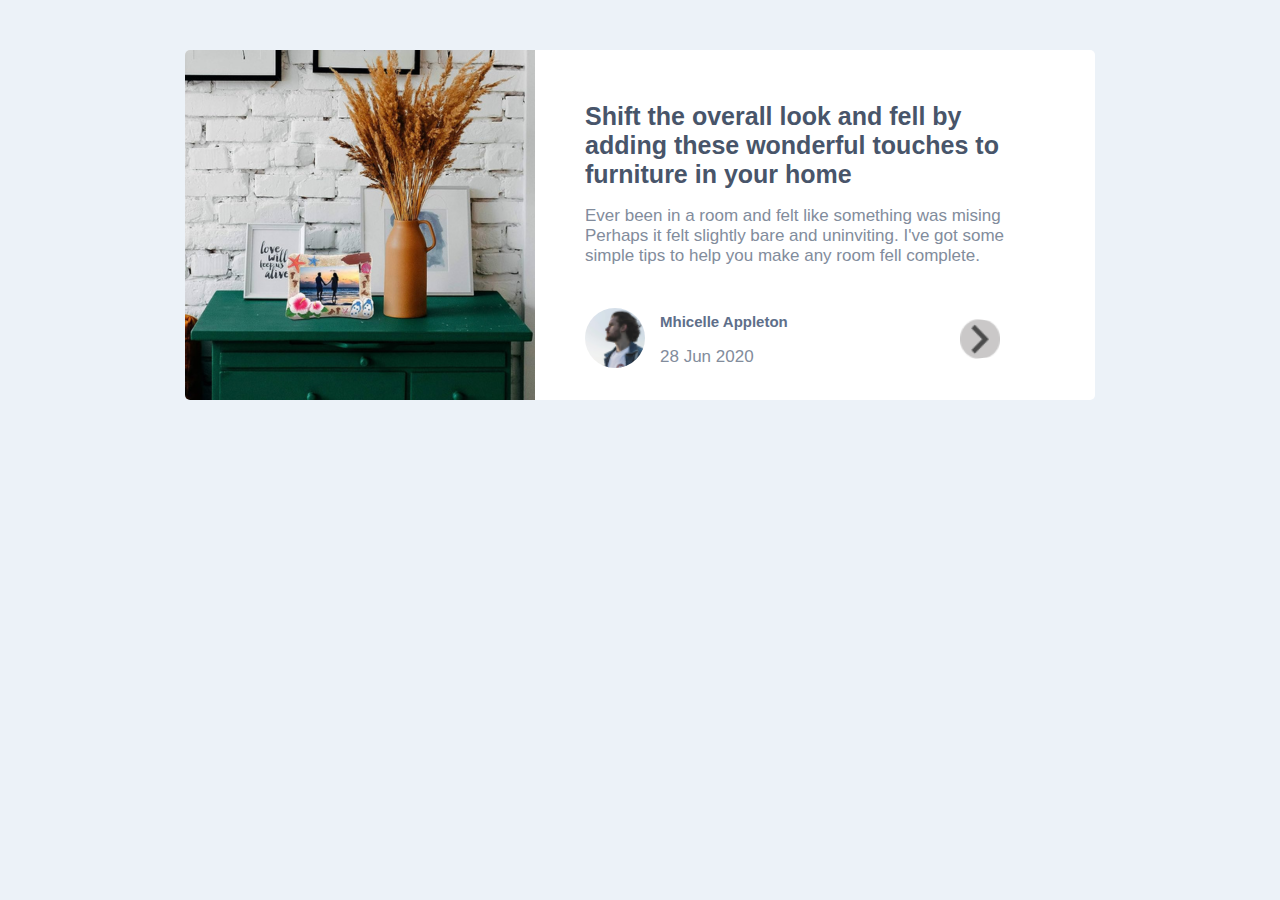
<file: index.html>
<!DOCTYPE html>
<html lang="en">
<head>
    <link rel="stylesheet" href="https://fonts.googleapis.com/css2?family=Material+Symbols+Outlined:opsz,wght,FILL,GRAD@48,400,0,0" />
    <meta charset="UTF-8">
    <meta name="viewport" content="width=device-width, initial-scale=1.0">
    <title>Document</title>
    <link rel="website icon" href="img/webicon.png">
    <link rel="stylesheet" href="style.css">
</head>
<body>
    <div class="container">
        <div class="container-main">
            <img class="img-main" src="/img/main.png" alt="">
            <div class="header">
                <h1>Shift the overall look and fell by adding these wonderful touches to furniture in your home</h1>
                <p>Ever been in a room and felt like something was mising Perhaps it felt slightly bare and uninviting. I've got some simple tips to help you make any room fell complete.</p>
                <div class="profile">
                    <img src="img/profile.png" alt="">
                    <div class="main-profile">
                        <h3>Mhicelle Appleton</h3>
                        <p>28 Jun 2020</p>
                        <img src="img/icon.png" alt="">
                    </div>
                </div>
            </div>
        </div>
    </div>
</body>
</html>
</file>
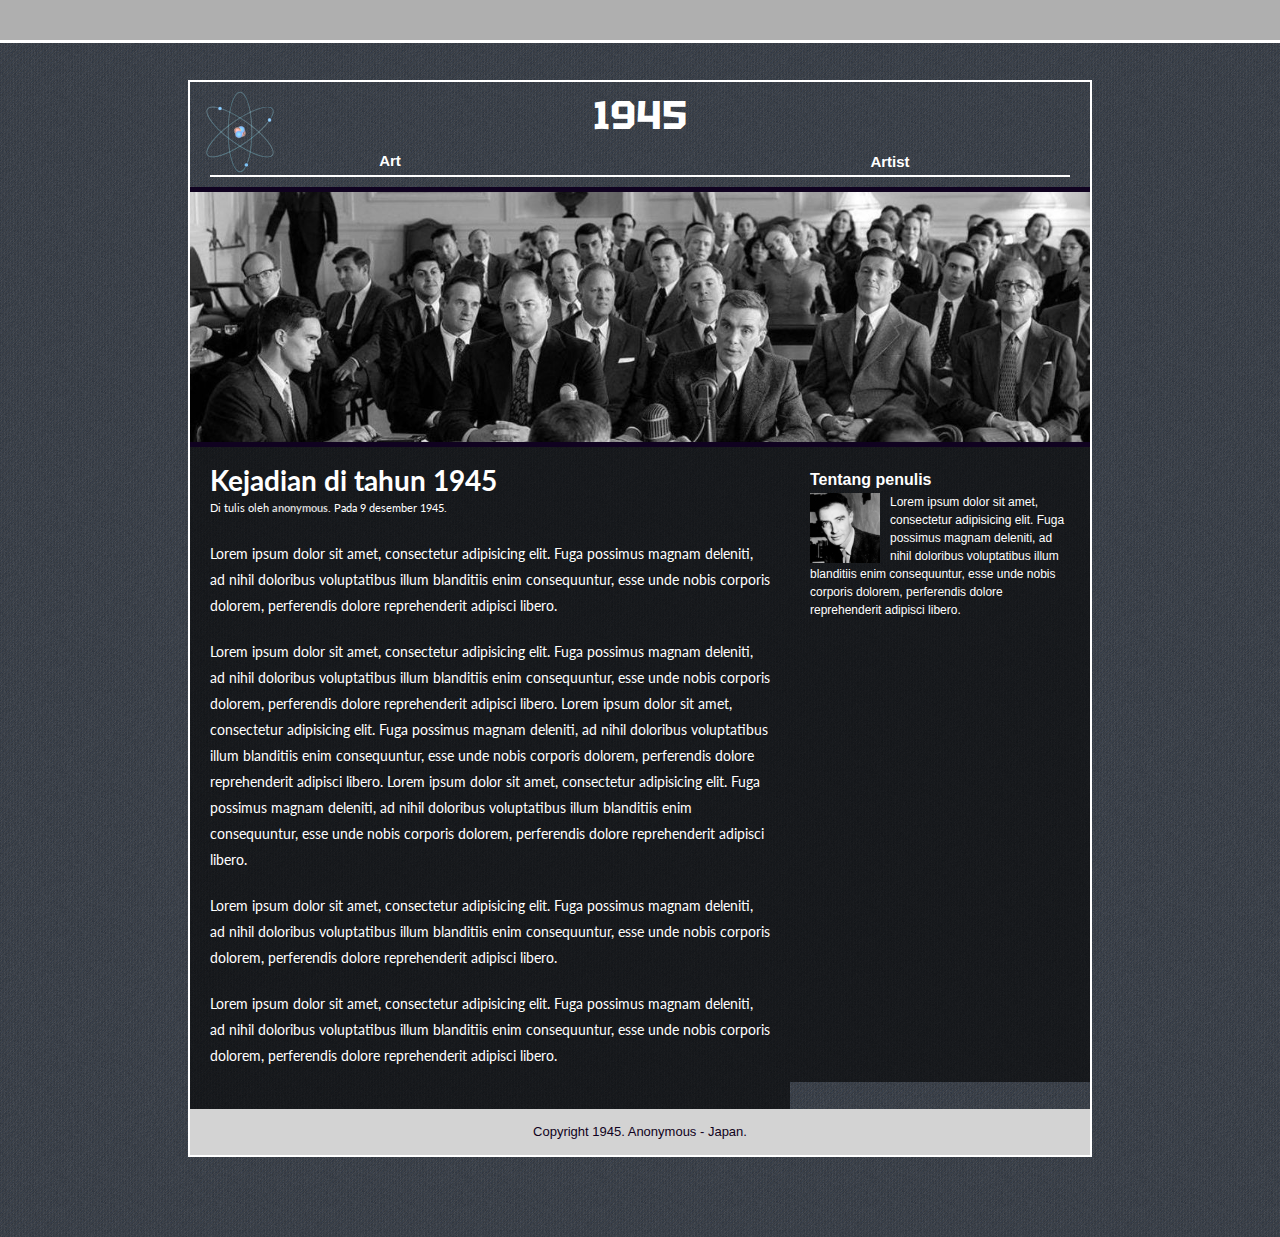
<file: html/1945.html>
<!DOCTYPE html>
<html lang="en">
<head>
    <meta charset="UTF-8">
    <meta name="viewport" content="width=device-width, initial-scale=1.0">
    <title>Univers</title>
    <link rel="stylesheet" href="../css/1945.css">
    <link rel="website icon" href="../img/webicon.png">
</head>
<body>
    <div class="top-bar"></div>
    
    <div class="container">
        <a href="#" class="logo" target="_blank">How</a>
        <div class="header">
            <div class="judul">
                <h1>1945</h1>
                <ul>
                    <li class="art"><a href="#">Art</a></li>
                    <li class="artist"><a href="#">Artist</a></li>
                </ul>
            </div>
        </div>
        <div class="hero"></div>
        <div class="content cf">
            <div class="main">
                <h2>Kejadian di tahun 1945</h2>
                <p class="penulis"> Di tulis oleh <a href="#">anonymous</a>. Pada 9 desember 1945.</p>
                <p>Lorem ipsum dolor sit amet, consectetur adipisicing elit. Fuga
                    possimus magnam deleniti, ad nihil doloribus voluptatibus illum
                    blanditiis enim consequuntur, esse unde nobis corporis dolorem,
                    perferendis dolore reprehenderit adipisci libero.</p>
                <p>Lorem ipsum dolor sit amet, consectetur adipisicing elit. Fuga
                    possimus magnam deleniti, ad nihil doloribus voluptatibus illum
                    blanditiis enim consequuntur, esse unde nobis corporis dolorem,
                    perferendis dolore reprehenderit adipisci libero.
                    Lorem ipsum dolor sit amet, consectetur adipisicing elit. Fuga
                    possimus magnam deleniti, ad nihil doloribus voluptatibus illum
                    blanditiis enim consequuntur, esse unde nobis corporis dolorem,
                    perferendis dolore reprehenderit adipisci libero.
                    Lorem ipsum dolor sit amet, consectetur adipisicing elit. Fuga
                    possimus magnam deleniti, ad nihil doloribus voluptatibus illum
                    blanditiis enim consequuntur, esse unde nobis corporis dolorem,
                    perferendis dolore reprehenderit adipisci libero.</p>
                <p>Lorem ipsum dolor sit amet, consectetur adipisicing elit. Fuga
                    possimus magnam deleniti, ad nihil doloribus voluptatibus illum
                    blanditiis enim consequuntur, esse unde nobis corporis dolorem,
                    perferendis dolore reprehenderit adipisci libero.</p>
                <p>Lorem ipsum dolor sit amet, consectetur adipisicing elit. Fuga
                    possimus magnam deleniti, ad nihil doloribus voluptatibus illum
                    blanditiis enim consequuntur, esse unde nobis corporis dolorem,
                    perferendis dolore reprehenderit adipisci libero.</p>
            </div>
            <div class="sidebar">
                <h3>Tentang penulis</h3>
                <img src="../img/tokoh.png" alt="">
                <p>Lorem ipsum dolor sit amet, consectetur adipisicing elit. Fuga
                   possimus magnam deleniti, ad nihil doloribus voluptatibus illum
                   blanditiis enim consequuntur, esse unde nobis corporis dolorem,
                   perferendis dolore reprehenderit adipisci libero.</p>
            </div>
        </div>
        <div class="footer">
            <p class="copy">Copyright 1945. Anonymous - Japan.</p>
        </div>
    </div>

</body>
</html>
</file>
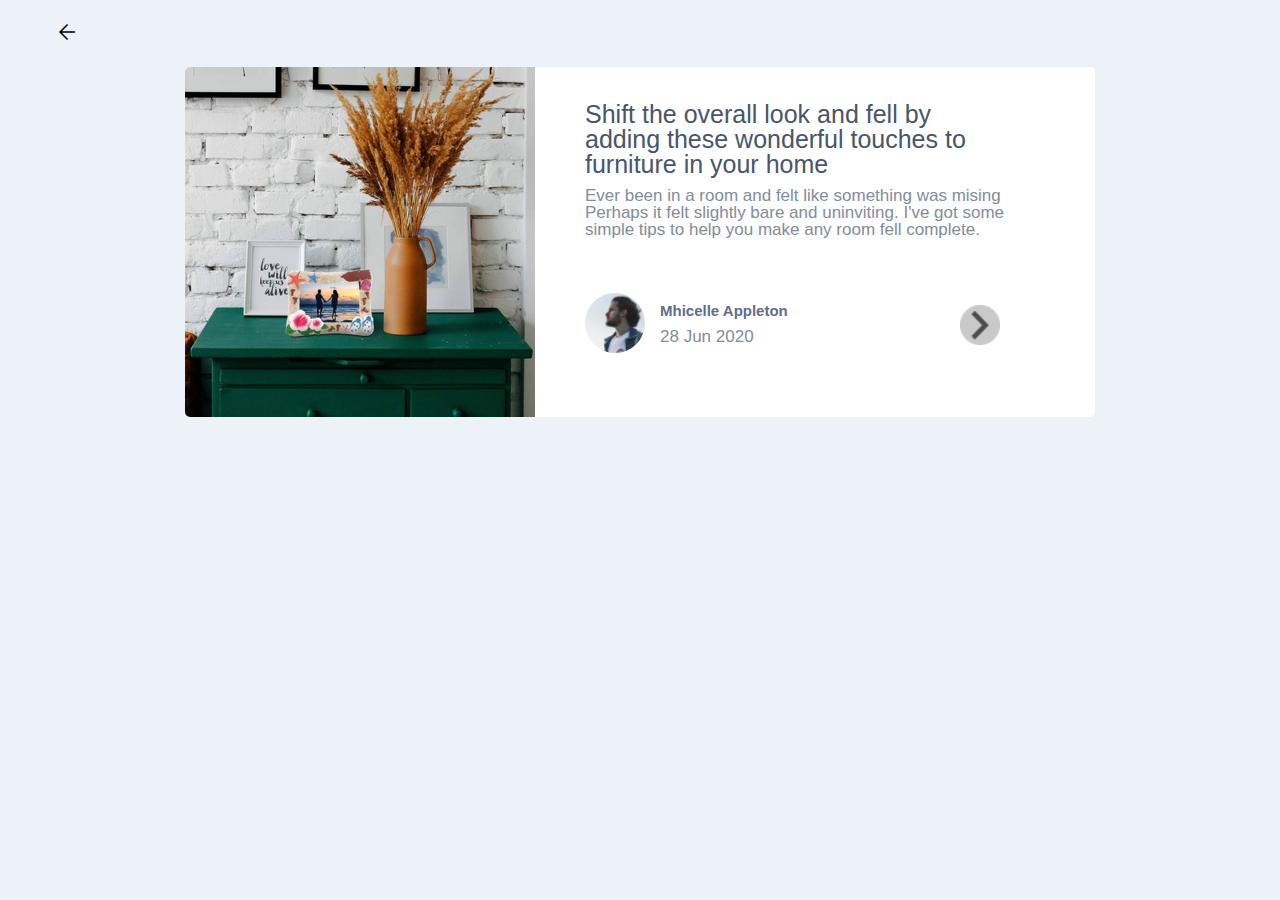
<file: html/another.html>
<!DOCTYPE html>
<html lang="en">
<head>
    <link rel="stylesheet" href="https://fonts.googleapis.com/css2?family=Material+Symbols+Outlined:opsz,wght,FILL,GRAD@20..48,100..700,0..1,-50..200" />
    <meta charset="UTF-8">
    <meta name="viewport" content="width=device-width, initial-scale=1.0">
    <title>Document</title>
    <link rel="website icon" href="img/webicon.png">
    <link rel="stylesheet" href="../css/another.css">
</head>
<body>
    <div class="navbar">
        <div class="cons">
            
            <a class="#" href=""> <span class="material-symbols-outlined">
                arrow_back
            </span></a>
        </div>
    </div>
    <div class="container">
        <div class="container-main">
            <img class="img-main" src="../img/main.png" alt="">
            <div class="header">
                <h1>Shift the overall look and fell by adding these wonderful touches to furniture in your home</h1>
                <p>Ever been in a room and felt like something was mising Perhaps it felt slightly bare and uninviting. I've got some simple tips to help you make any room fell complete.</p>
                <div class="profile">
                    <img class="profile-img" src="../img/profile.png" alt="">
                    <div class="main-profile">
                        <h3>Mhicelle Appleton</h3>
                        <p>28 Jun 2020</p>
                        <img src="../img/icon.png" alt="">
                    </div>
                </div>
            </div>
        </div>
    </div>
</body>
</html>
</file>
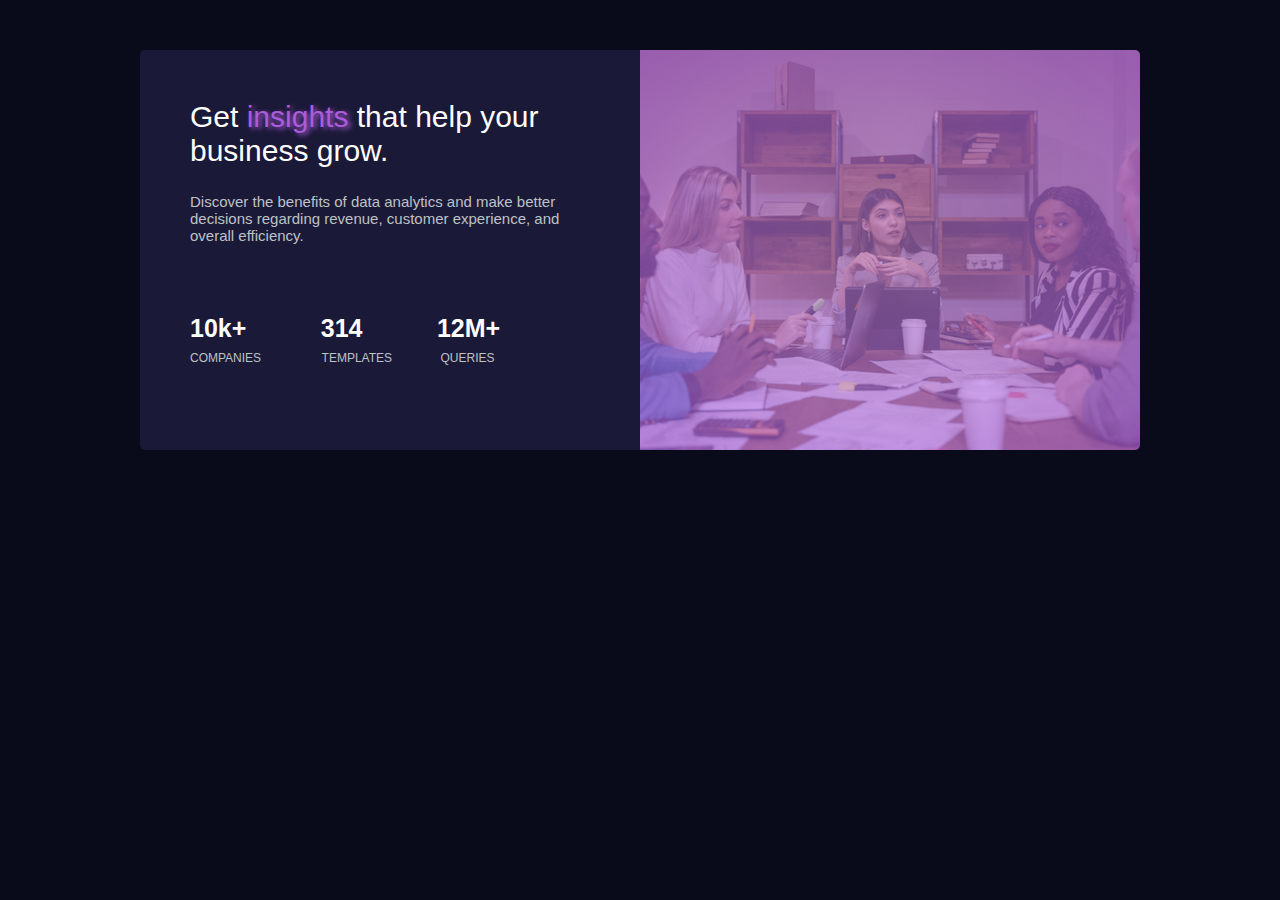
<file: html/clover.html>
<!DOCTYPE html>
<html lang="en">
<head>
    <meta charset="UTF-8">
    <meta name="viewport" content="width=device-width, initial-scale=1.0">
    <title>Document</title>
    <link rel="stylesheet" href="../css/clover.css">
</head>
<body>
    <div class="header">
        <div class="head">
            <div class="main">
                <h1>Get <span>insights</span> that help your business grow.</h1>
                <p class="lorem">Discover the benefits of data analytics and make better decisions regarding
                    revenue, customer experience, and overall efficiency.</p>
            </div>
            <div class="main-tance">
                <div class="draft-one">
                    <p>10k+</p>
                    <p>314</p>
                    <p>12M+</p>
                </div>
                <div class="draft-two">
                    <p class="one">COMPANIES</p>
                    <P class="two">TEMPLATES</P>
                    <P class="three">QUERIES</P>
                </div>
            </div>
        </div>
        <div class="tiga">
            <img src="../img/image.png" alt="">
        </div>
    </div>
</body>
</html>
</file>
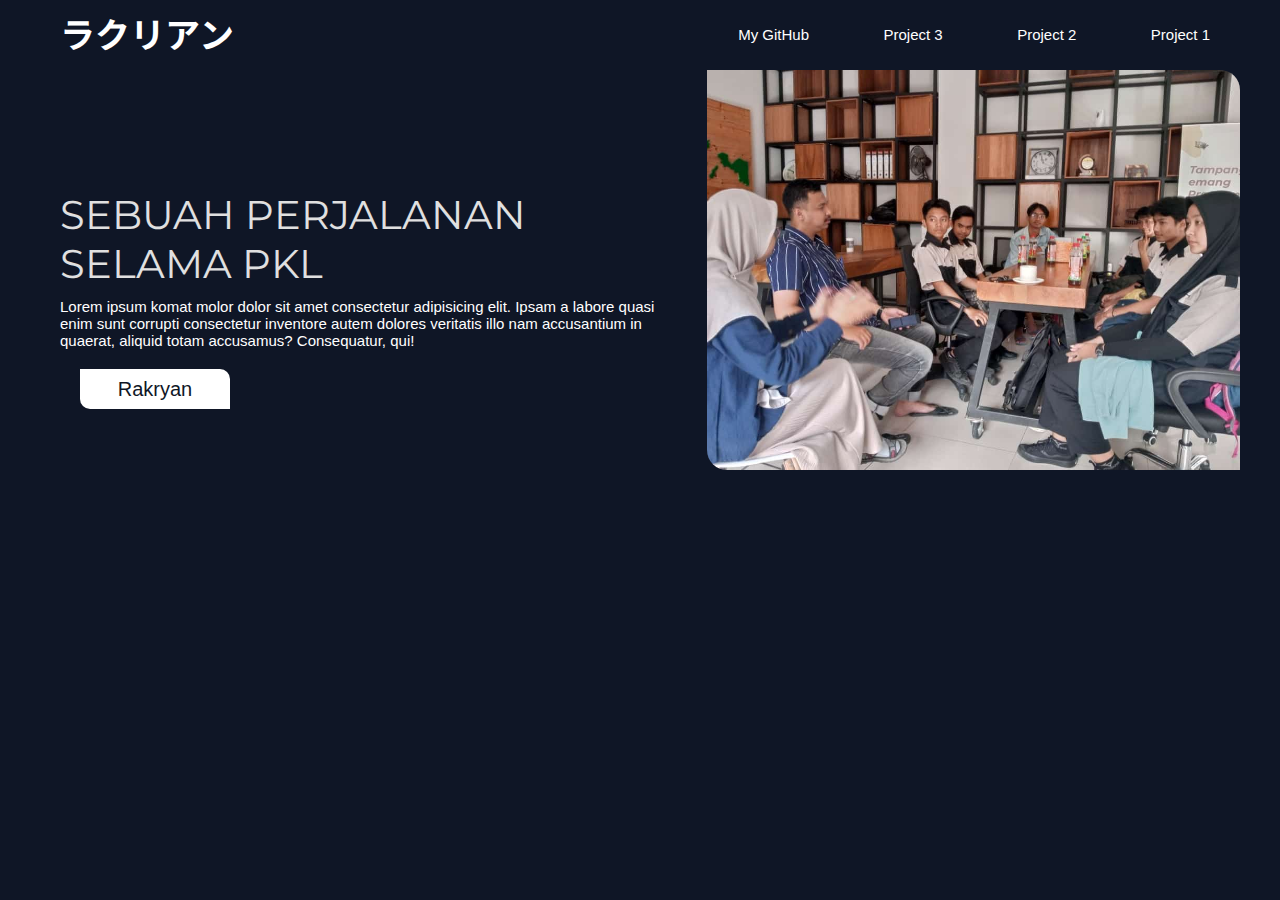
<file: html/home.html>
<!DOCTYPE html>
<html lang="en">
<head>
    <meta charset="UTF-8">
    <meta name="viewport" content="width=device-width, initial-scale=1.0">
    <title>Home</title>
    <link rel="stylesheet" href="../css/home.css">
    <link rel="website icon" href="../img/webicon.png">
</head>
<body>
    <div class="navbar">
        <div class="nav-logo">
            <a href="#">ラクリアン</a>
        </div>
        <div class="nav-main">
            <a href="https://github.com/Eka160506">My GitHub</a>
            <a href="another.html">Project 3</a>
            <a href="1945.html">Project 2</a>
            <a href="clover.html">Project 1</a>
        </div>
    </div>
    <div class="container">
        <div class="cont">
            <h1>SEBUAH PERJALANAN SELAMA PKL</h1>
            <p>Lorem ipsum komat molor dolor sit amet consectetur adipisicing elit. Ipsam a labore quasi enim sunt corrupti consectetur inventore autem dolores veritatis illo nam accusantium in quaerat, aliquid totam accusamus? Consequatur, qui!</p>
            <div class="rakryan">
                <a href="https://rakryan.id/" target="_blank">Rakryan</a>
            </div>
        </div>
        <img src="../img/pkl.jpg" alt="">
    </div>
</body>
</html>
</file>
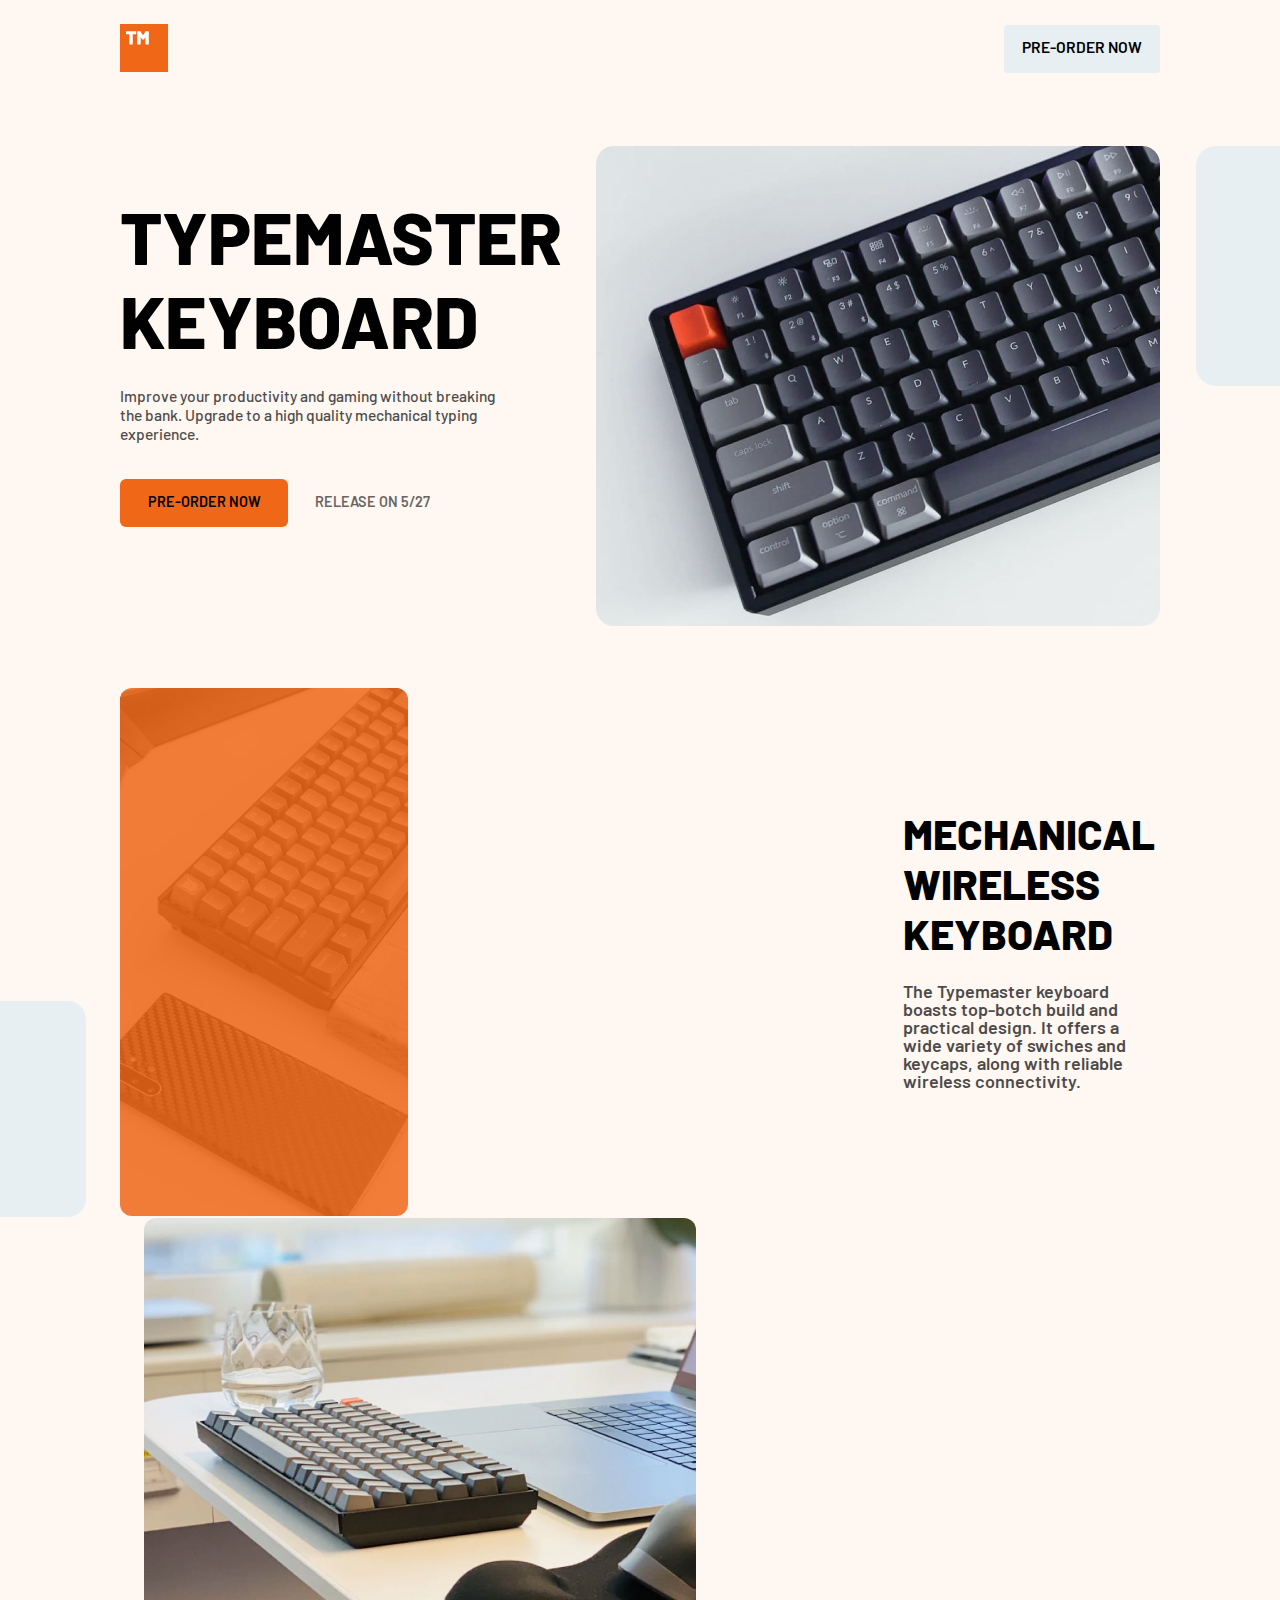
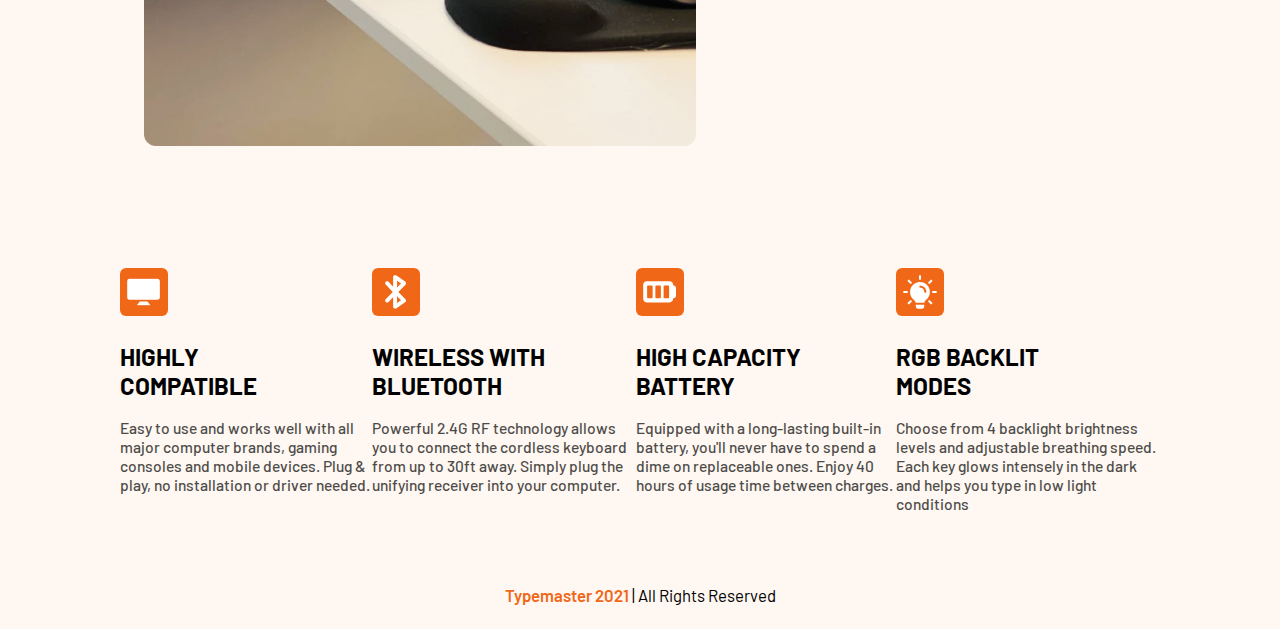
<file: html/keyboard.html>
<!DOCTYPE html>
<html lang="en">
<head>
    <meta charset="UTF-8">
    <meta name="viewport" content="width=device-width, initial-scale=1.0">
    <title>Document</title>
    <link rel="stylesheet" href="../css/keyboards.css">
</head>
<body>
<div class="god">

<!-- navbar start -->
    <div class="navbar">
        <div class="corp">
            <img src="../svg/logo.svg" alt="SVG image">
        </div>
        <div class="cart">
            <a href="#"> PRE-ORDER NOW</a>
        </div>
    </div>
<!-- navbar end -->


<!-- master start -->
    <div class="master">
        <div class="judul">
            <h1>TYPEMASTER KEYBOARD</h1>
            <P>Improve your productivity and gaming without breaking the bank. Upgrade to a high quality mechanical typing experience.</P>
            <div class="cartesius">
                <div class="cart-bg">
                    <a href="#">PRE-ORDER NOW</a>
                </div>
                <div class="cart-none-bg">
                    <a href="#">RELEASE ON 5/27</a>
                </div>
            </div>
        </div>
        <div class="judul-image">
            <img src="../img/keyboad/k.png" alt="">
        </div>
    </div>
<!-- master end -->

<!-- decoration start -->
    <div class="decoration-right">
        <img src="../svg/decoration.svg" alt="SVG image">
    </div>
<!-- decoration end     -->

<!-- appearance start -->
    <div class="appearance">
        <div class="decoration-left">
            <img src="../svg/decoration.svg" alt="SVG image">
        </div>
        <div class="pov-image">
            <div class="bg-filter"></div>
            <img class="one" src="../img/keyboad/pk.png" alt="">
            <img class="two" src="../img/keyboad/gk.png" alt="">
        </div>
        <div class="desk">
            <h3>MECHANICAL WIRELESS KEYBOARD</h3>
            <p>The Typemaster keyboard boasts top-botch build and practical design. It offers a wide variety of swiches and keycaps, along with reliable wireless connectivity.</p>
        </div>
    </div>
<!-- appearance end     -->

<!-- kelebihan start -->
    <div class="kelebihan">
        <div class="kelebihan-satu">
            <img src="../svg/tv.svg" alt="SVG image">
            <div class="description">
                <h3>HIGHLY COMPATIBLE</h3>
                <P>Easy to use and works well with all major computer brands, gaming consoles and mobile devices. Plug & play, no installation or driver needed.</P>
            </div>
        </div>
        <div class="kelebihan-dua">
            <img src="../svg/wireless.svg" alt="SVG image">
            <div class="description">
                <h3>WIRELESS WITH BLUETOOTH</h3>
                <P>Powerful 2.4G RF technology allows you to connect the cordless keyboard from up to 30ft away. Simply plug the unifying receiver into your computer.</P>
            </div>
        </div>
        <div class="kelebihan-tiga">
            <img src="../svg/battery.svg" alt="SVG image">
            <div class="description">
                <h3>HIGH CAPACITY BATTERY</h3>
                <P>Equipped with a long-lasting built-in battery, you'll never have to spend a dime on replaceable ones. Enjoy 40 hours of usage time between charges.</P>
            </div>
        </div>
        <div class="kelebihan-empat">
            <img src="../svg/lamp.svg" alt="">
            <div class="description">
                <h3>RGB BACKLIT MODES</h3>
                <P>Choose from 4 backlight brightness levels and adjustable breathing speed. Each key glows intensely in the dark and helps you type in low light conditions</P>
            </div>
        </div>
    </div>
<!-- kelebihan end -->

<!-- copyright start -->
    <div class="copyright">
        <p><span><a href="#">Typemaster 2021</a></span> | All Rights Reserved</p>
    </div>
<!-- copyright end -->

</div> 
</body>
</html>
</file>
<file: style.css>
body{
    background-color: #ECF2F8;
    font-family: sans-serif;
    color: #5e6f8a;
}

.container{
    width: 910px;
    height: 350px;
    background-color: white;
    margin: 50px auto;
    border-radius: 5px;
    display: block;
}

.img-main{
    width: 350px;
    height: 350px;
    border-top-left-radius: 5px;
    border-bottom-left-radius: 5px;
}

.header{
    width: 420px;
    position: absolute;
    display: inline;
    padding-left: 50px;
    padding-top: 35px;
}

.header p{
    font-size: 17px;
    color: #828c9c;
    font-weight: 500;
}

.profile{
    display: flex;
    padding-top: 25px;
}

.profile img{
    width: 60px;
    height: 60px;
    border-radius: 50%;
}

.main-profile{
    margin-top: -10px;
    padding-left: 15px;
}


h1{
    font-size: 25px;
    color: #48556A;
}

h3{
    font-size: 15px;
}

.icons{    
    margin-left: 300px;
    padding-bottom: 50px;
}

.main-profile img{
    position:absolute;
    width: 40px;
    height: 40px;
    padding-left: 300px;
    margin-top: -65px;
    opacity: 70%;
}
</file>
<file: css/1945.css>
@import url('https://fonts.googleapis.com/css2?family=Tektur:wght@500&display=swap');
@import url('https://fonts.googleapis.com/css2?family=Lato:wght@300&display=swap');

/**
 * For modern browsers
 * 1. The space content is one way to avoid an Opera bug when the
 *    contenteditable attribute is included anywhere else in the document.
 *    Otherwise it causes space to appear at the top and bottom of elements
 *    that are clearfixed.
 * 2. The use of `table` rather than `block` is only necessary if using
 *    `:before` to contain the top-margins of child elements.
 */

 .cf:before,
 .cf:after {
     content: " "; /* 1 */
     display: table; /* 2 */
 }
 
 .cf:after {
     clear: both;
 }
 
 /**
  * For IE 6/7 only
  * Include this rule to trigger hasLayout and contain floats.
  */
 .cf {
     zoom: 1;
 }

 /* clearfixed */

/* http://meyerweb.com/eric/tools/css/reset/ 
   v2.0 | 20110126
   License: none (public domain)
*/

html, body, div, span, applet, object, iframe,
h1, h2, h3, h4, h5, h6, p, blockquote, pre,
a, abbr, acronym, address, big, cite, code,
del, dfn, em, img, ins, kbd, q, s, samp,
small, strike, strong, sub, sup, tt, var,
b, u, i, center,
dl, dt, dd, ol, ul, li,
fieldset, form, label, legend,
table, caption, tbody, tfoot, thead, tr, th, td,
article, aside, canvas, details, embed, 
figure, figcaption, footer, header, hgroup, 
menu, nav, output, ruby, section, summary,
time, mark, audio, video {
	margin: 0;
	padding: 0;
	border: 0;
	font-size: 100%;
	font: inherit;
	vertical-align: baseline;
}
/* HTML5 display-role reset for older browsers */
article, aside, details, figcaption, figure, 
footer, header, hgroup, menu, nav, section {
	display: block;
}
body {
	line-height: 1;
}
ol, ul {
	list-style: none;
}
blockquote, q {
	quotes: none;
}
blockquote:before, blockquote:after,
q:before, q:after {
	content: '';
	content: none;
}
table {
	border-collapse: collapse;
	border-spacing: 0;
}

/* Now */

body{
    font: 16px/26px arial, sans-serif;
    color: rgb(255, 255, 255);
    background-image: url(../img/body.png);
}

.top-bar{
    position: fixed;
    top: 0;
    left: 0;
    right: 0;
    height: 40px;
    background-color: rgb(175, 175, 175);
    border-bottom: 3px solid white;
    z-index: 9999999;
}

.container{
    width: 900px;
    margin: 80px auto;
    background-color: transparent;
    border: 2px double;
    position: relative;
}

.logo{
    width: 100px;
    height: 100px;
    background-image: url(../img/logo.png);
    background-repeat: no-repeat;
    display: inline-block;
    text-indent: -9999px;
    position: absolute;
    top: -px;
}

.header{
    padding: 20px;
    padding-bottom: 10px;
    color: rgb(255, 255, 255);

}

.header .judul{
    font-weight: bold;
    text-align: center;
    border-bottom:solid 2px ;
}

.header .judul h1{
    font-family: 'Tektur', cursive;
    font-size: 40px;
}

.header ul li{
    font-size: 15px;
    margin-top: 20px;
}

.header ul .art{
    display: block;
    margin-left: -500px;
}

.header ul .artist{
    display: block;
    margin-top: -25px;
    margin-right: -500px;
}

.header a{
    text-decoration: none;
    color: rgb(255, 255, 255);
    padding: 3px;
}

.header a:hover{
    color: rgb(83, 83, 83);
}

.hero{
    height: 250px;
    background-image: url(../img/group.jpg);
    background-size: cover;
    background-position: 0px -500px;
    border-top: 5px solid rgb(16, 2, 32);
    border-bottom: 5px solid rgb(16, 2, 32);
}

.main{
    width: 600px;
    background-color: rgba(0, 0, 0, 0.60);
    padding: 20px;
    font-family: 'Lato', sans-serif;
    box-sizing: border-box;
    float: left;
}

.main h2{
    font-size: 28px;
    font-weight: bold;
}

.main .penulis{
    font-size: 11px;
    margin-top: 2px;
}

.main .penulis a{
    font-weight: bold;
    color: lightgray;
    text-decoration: none;
}

.main p{
    font-size: 14px;
    margin-bottom: 20px;
}

.sidebar{
    background-color: rgba(0, 0, 0, 0.60);
    width: 260px;
    height: 595px;
    float: right;
    padding: 20px;
}

.sidebar h3{
    font-weight: bold;
    color: rgb(255, 255, 255);
}

.sidebar img{
    width: 70px;
    height: 70px;
    float: left;
    padding-right: 10px;
}

.sidebar p{
    font: 12px/18px arial;
}

.footer{
    background-color: lightgray;
    padding: 10px;
}

.footer .copy{
    font-size: 13px;
    color: rgb(16, 2, 32);
    text-align: center;
}
</file>
<file: css/clover.css>
html, body, div, span, applet, object, iframe,
h1, h2, h3, h4, h5, h6, p, blockquote, pre,
a, abbr, acronym, address, big, cite, code,
del, dfn, em, img, ins, kbd, q, s, samp,
small, strike, strong, sub, sup, tt, var,
b, u, i, center,
dl, dt, dd, ol, ul, li,
fieldset, form, label, legend,
table, caption, tbody, tfoot, thead, tr, th, td,
article, aside, canvas, details, embed, 
figure, figcaption, footer, header, hgroup, 
menu, nav, output, ruby, section, summary,
time, mark, audio, video {
	margin: 0;
	padding: 0;
	border: 0;
	font-size: 100%;
	font: inherit;
	vertical-align: baseline;
}

/* css reset */

.cf:before,
.cf:after {
    content: " "; /* 1 */
    display: table; /* 2 */
}

.cf:after {
    clear: both;
}

.cf {
    zoom: 1;
}

/* -----------clear fixed------------ */

body{
    background-color: #090B1A;
    font-family: sans-serif;
}

.header{
    width: 1000px;
    height: 400px;
    margin: 50px auto;
    border-radius: 5px;
}

.header p{
    margin-top: 15px;
    padding-top: 10px;
    padding-bottom: 30px;
}

.head{
    width: 400px;
    height: 300px;
    background-color: #1B1938;
    padding: 50px;
    border-top-left-radius: 5px;
    border-bottom-left-radius: 5px;
}

.main-tance{
    margin-top: 40px;
}

.draft-one{
    position: relative;
}

.draft-one p{
    display: inline;
    color: #FDFDFD;
    padding-right: 70px;
    font-size: 25px;
    font-weight: bold;
}

.draft-two {
    margin-top: 5px;
}

.draft-two p{
    display: inline;
    color: #BDC2C6;
    font-size: 12px;
}

.one{
    padding: 0;
}

.two{
    padding-left: 56px;
}

.three{
    padding-left: 44px;
}

h1{
    color: #FDFDFD;
    font-size: 30px;
}

p{
    color: #BDC2C6;
    font-size: 15px;
}

span{
    color: #AA5CDB;
    text-shadow: 3px 2px 5px #AA5CDB;
}

img{
    border-top-right-radius: 5px;
    border-bottom-right-radius: 5px;
    position: relative;
    left: 500px;
    bottom: 400px;
}
</file>
<file: css/keyboards.css>
@import url('https://fonts.googleapis.com/css2?family=Barlow:wght@100;200;300;400;500;600;700;800;900&display=swap');

:root{
    --primary: #F16718;
    --font: #010101;
    --background: #fff8f2;
    --second: #E8EFF2;
    --barlow: 'Barlow', sans-serif;
}
*{
    margin: 0;
    padding: 0;
    box-sizing: border-box;
    outline: none;
    border: none;
    text-decoration: none;
    scroll-behavior: smooth;
}
p, a, h1, h3{
    color: var(--font);
}
span a{
    color: var(--primary);
    font-weight: 600;
}

/* body */
body{
    font-family: var(--barlow);
    background-color: var(--background);
    color: var(--font);
}

.god{
    margin: 2rem 10rem 0rem 10rem;
    /* background-color: var(--primary); */
}

.navbar{
    display: flex;
    justify-content: space-between;
    align-items: center;
}

.navbar .corp img{
    width: 2.6rem;
    height: 2.6rem;
}

.navbar .cart{
    background-color: var(--second);
    height: 4rem;
    width: 13rem;
    text-align: center;
    padding-top: 1rem;
    border-radius: 0.3rem;
    font-weight: 600;
    font-size: 1.2rem;
    transition: 0.2s;
}
.navbar .cart a:hover{
    color: var(--primary);
}
/* Media Queries */

/* Laptop */
@media (max-width: 1366px){
    html{
        font-size: 75%;
    }
    .navbar .cart{
        height: 4rem;
        width: 13rem;
        font-size: 1.3rem;
        padding-top: 1rem;
    }
    .navbar .corp img{
        width: 4rem;
        height: 4rem;
    }
}

/* Tablet */
@media (max-width: 768px){
    html{
        font-size: 62.5%;
    }
    .navbar .cart{
        height: 3.5rem;
        width: 11rem;
        font-size: 1rem;
        padding-top: 1.1rem;
    }
    .navbar .corp img{
        width: 3.5rem;
        height: 3.5rem;
    }
}

/* Mobile Phone */
@media (max-width: 450px){
    html{
        font-size: 55%;
    }
    .navbar .cart{
        height: 3rem;
        width: 10rem;
        font-size: 0.8rem;
        padding-top: 1rem;
    }
    .navbar .corp img{
        width: 3rem;
        height: 3rem;
    }
}

/* Master Start */
.master{
    display: flex;
    justify-content: space-between;
    margin-top: 6rem;
}

.master .judul{
    max-width: 60rem;
    padding-top: 4rem;
    max-height: 45rem;
}

.master .judul h1{
    font-size: 6em;
    font-weight: 800;
    line-height: 7rem;
}

.master .judul p{
    max-width: 32rem;
    margin-top: 2rem;
    font-size: 1.3rem;
    font-weight: 500;
    opacity: 70%;
}

.master .judul .cartesius{
    display: flex;
    padding: 3rem 8rem 3rem 0rem;
    font-size: 1.2rem;
}
.master .judul .cartesius .cart-bg{
    width: 14rem;
    height: 4rem;
    text-align: center;
    padding-top: 1.2rem;
    background-color: var(--primary);
    font-weight: 600;
    border-radius: 0.5rem;
}
.master .judul .cartesius .cart-none-bg{
    width: 14rem;
    height: 4rem;
    text-align: center;
    padding-top: 1.2rem;
    font-weight: 600;
    opacity: 60%;
}
.master .judul-image img{
    height: 38rem;
    width: 40rem;
    border-radius: 1.5rem;
}

/* Media Queries */

/* Laptop */
@media (max-width: 1366px){
    .master .judul-image img{
        height: 40rem;
        width: 47rem;
        border-radius: 1.5rem;
    }
    .master .judul .cartesius{
        display: flex;
        padding: 3rem 8rem 3rem 0rem;
        font-size: 1.2rem;
    }
    .master .judul .cartesius .cart-bg{
        width: 14rem;
        height: 4rem;
        text-align: center;
        padding-top: 1.2rem;
        background-color: var(--primary);
        font-weight: 600;
        border-radius: 0.5rem;
    }
    .master .judul .cartesius .cart-none-bg{
        width: 14rem;
        height: 4rem;
        text-align: center;
        padding-top: 1.2rem;
        font-weight: 600;
    }
}

/* Tablet */
@media (max-width: 768px){
    .master{
        display: block;
    }
    .master .judul .cartesius{
        display: flex;
        padding: 3rem 8rem 5rem 0rem;
    }
    .master .judul .cartesius .cart-bg{
        width: 14rem;
        height: 4rem;
        text-align: center;
        padding-top: 1.2rem;
        background-color: var(--primary);
        font-weight: 600;
        border-radius: 0.5rem;
    }
    .master .judul .cartesius .cart-none-bg{
        width: 14rem;
        height: 4rem;
        text-align: center;
        padding-top: 1.2rem;
        font-weight: 600;
    }
    .master .judul-image img{
        height: 38rem;
        width: 45.5rem;
        border-radius: 1.5rem;
    }
}

/* Mobile Phone */
@media (max-width: 450px){
    .master{
        display: block;
    }
    .master .judul .cartesius{
        display: flex;
        padding: 3rem 8rem 3rem 0rem;
    }
    .master .judul .cartesius .cart-bg{
        width: 14rem;
        height: 4rem;
        text-align: center;
        padding-top: 1.2rem;
        background-color: var(--primary);
        font-weight: 600;
        border-radius: 0.5rem;
    }
    .master .judul .cartesius .cart-none-bg{
        width: 14rem;
        height: 4rem;
        text-align: center;
        padding-top: 1.2rem;
        font-weight: 600;
    }
    .master .judul-image img{
        max-height: 30rem;
        max-width: 33.5rem;
        border-radius: 1.5rem;
    }
}

/* Decoration */

.decoration-right img{
    max-height: 30rem;
}
.decoration-right{
    width: 7rem;
    overflow: hidden;
    position: absolute;
    right: 0;
    top: 12rem;
}

/* Media Query */

/* Media Latop */
@media (max-width: 1366px){
    .decoration-right img{
        max-height: 30rem;
        height: 20rem;
    }
    .decoration-right{
        width: 7rem;
        overflow: hidden;
        position: absolute;
        right: 0;
        top: 12.2rem;
    }
}

/* Media Tablet */
@media (max-width: 768px){
    .decoration-right img{
        max-height: 100%;
    }
    .decoration-right{
        width: 7rem;
        overflow: hidden;
        position: absolute;
        right: 0;
        top: 48rem;
    }
}

/* Media Mobile  */
@media (max-width: 450px){
    .decoration-right img{
        max-height: 100%;
        height: 16rem;
    }
    .decoration-right{
        width: 7rem;
        overflow: hidden;
        position: absolute;
        right: 0;
        top: 46rem;
    }
}

/* appearance */
.appearance{
    display: flex;
    padding-top: 5rem;
}
.appearance .decoration-left img{
    height: 18rem;
}
.appearance .decoration-left{
    overflow: hidden;
    position: absolute;
    left: -12rem;
    top: 100rem;
}
.appearance .pov-image .bg-filter{
    height: 33rem;
    width: 18rem;
    background-color: var(--primary);
    position: absolute;
    opacity: 85%;
    border-radius: 1rem;
}
.appearance .pov-image .one{
    height: 33rem;
    width: 18rem;
    border-radius: 1rem;
}
.appearance .pov-image .two{
    height: 33rem;
    width: 31rem;
    margin-left: 2rem;
    border-radius: 1rem;
}
.appearance .desk{
    max-width: 25.2rem;
    padding: 6rem 6rem 0rem 6rem;
}
.appearance .desk h3{
    font-size: 2.5rem;
    font-weight: 800;
}
.appearance .desk p{
    font-weight: 600;
    margin-top: 2rem;
    opacity: 80%;
    line-height: 1.5rem;
}

/* Media Query */

/* Media Monitor */
@media (min-width:1366px){
    .appearance .decoration-left{
        top: 70.2rem;
    }
}

/* Media Laptop */
@media (max-width: 1366px){
    .appearance{
        display: flex;
        justify-content: space-between;
    }
    .appearance .decoration-left{
        overflow: hidden;
        position: absolute;
        left: -12rem;
        top: 83.4rem;
    }
    .appearance .decoration-left img{
        height: 18rem;
    }
    .appearance .pov-image{
        padding-top: -2rem;
    }
    .appearance .pov-image .bg-filter{
        position: absolute;
        height: 44rem;
        width: 24rem;
    }
    .appearance .pov-image .one{
        height: 44rem;
        width: 24rem;
    }
    .appearance .pov-image .two{
        height: 44rem;
        width: 46rem;
    }
    .appearance .desk{
        max-width: 36.45rem;
        padding: 10rem 0rem 0rem 15rem;
    }
    .appearance .desk h3{
        font-size: 3.5rem;
    }
    .appearance .desk p{
        font-size: 1.5rem;
        max-width: 24rem;
        line-height: 1.5rem;
        opacity: 70%;
    }
}

/* Media Table */
@media (max-width: 768px){
    .appearance{
        display: block;
    }
    .appearance .decoration-left{
        margin-top: 30rem;
    }
    .appearance .pov-image .bg-filter{
        position: absolute;
        height: 40rem;
        width: 20rem;
    }
    .appearance .pov-image .one{
        height: 40rem;
        width: 20rem;
    }
    .appearance .pov-image .two{
        height: 40rem;
        width: 39rem;
    }
    .appearance .desk{
        justify-content: center;
        padding: 3rem 10rem 3rem 0rem;
        max-width: max-content;
    }
    .appearance .desk h3{
        font-size: 5rem;
    }
    .appearance .desk p{
        font-size: 1.5rem;
        max-width: 39rem;
        line-height: 1.5rem;
    }
}

/* Media Mobile */
@media (max-width: 450px){
    .appearance{
        display: block;
    }
    .appearance .decoration-left{
        margin-top: 19.8rem;
    }
    .appearance .pov-image .bg-filter{
        position: absolute;
        height: 40rem;
        width: 20rem;
    }
    .appearance .pov-image .one{
        height: 40rem;
        width: 20rem;
    }
    .appearance .pov-image .two{
        margin: 0;
        height: 36rem;
        width: 35rem;
    }
    .appearance .desk{
        justify-content: center;
        padding: 3rem 10rem 3rem 0rem;
        max-width: max-content;
    }
    .appearance .desk h3{
        font-size: 4.5rem;
    }
    .appearance .desk p{
        font-size: 1.5rem;
        max-width: 39rem;
        line-height: 1.8rem;
    }
}

/* kelebihan */
.kelebihan{
    margin-top: 10rem;
    display: flex;
    justify-content: space-between;
}
.kelebihan .kelebihan-satu{
    max-width: 22rem;
    min-height: 19rem;
}
.kelebihan .kelebihan-satu img {
    background-color: var(--primary);
    height: 5rem;
    width: 5rem;   
    padding: 0.6rem;
    border-radius: 0.5rem;
}
.kelebihan .kelebihan-satu h3{
    min-width: 12rem;
    padding-top: 2rem;
    font-size: 2rem;
    max-width: 16rem;
}
.kelebihan .kelebihan-satu p{
    padding-top: 1.5rem;
    font-size: 1.3rem;
    font-weight: 500;
    opacity: 70%;
}
.kelebihan .kelebihan-dua{
    max-width: 22rem;
    min-height: 19rem;
}
.kelebihan .kelebihan-dua img{
    background-color: var(--primary);
    height: 5rem;
    width: 5rem;
    padding: 0.6rem;
    border-radius: 0.5rem;
}
.kelebihan .kelebihan-dua h3{
    min-width: 12rem;
    padding-top: 2rem;
    font-size: 2rem;
    max-width: 16rem;
}
.kelebihan .kelebihan-dua p{
    padding-top: 1.5rem;
    font-size: 1.3rem;
    font-weight: 500;
    opacity: 70%;
}
.kelebihan .kelebihan-tiga{
    max-width: 22rem;
    min-height: 19rem;
}
.kelebihan .kelebihan-tiga img{
    background-color: var(--primary);
    height: 5rem;
    width: 5rem;
    padding: 0.6rem;
    border-radius: 0.5rem;
}
.kelebihan .kelebihan-tiga h3{
    min-width: 12rem;
    padding-top: 2rem;
    font-size: 2rem;
    max-width: 16rem;
}
.kelebihan .kelebihan-tiga p{
    padding-top: 1.5rem;
    font-size: 1.3rem;
    font-weight: 500;
    opacity: 70%;
}
.kelebihan .kelebihan-empat{
    max-width: 22rem;
    min-height: 19rem;
}
.kelebihan .kelebihan-empat img{
    background-color: var(--primary);
    height: 5rem;
    width: 5rem;
    padding: 0.6rem;
    border-radius: 0.5rem;
}
.kelebihan .kelebihan-empat h3{
    min-width: 12rem;
    padding-top: 2rem;
    font-size: 2rem;
    max-width: 16rem;
}
.kelebihan .kelebihan-empat p{
    padding-top: 1.5rem;
    font-size: 1.3rem;
    font-weight: 500;
    opacity: 70%;
}

/* Media Query */

/* Media Laptop */
@media (max-width: 1366px){
    .kelebihan{
        margin-top: 10rem;
        display: flex;
        justify-content: space-between;
    }
    .kelebihan .kelebihan-satu{
        max-width: 22rem;
        min-height: 19rem;
    }
    .kelebihan .kelebihan-satu img {
        background-color: var(--primary);
        height: 4rem;
        width: 4rem;   
        padding: 0.6rem;
        border-radius: 0.5rem;
    }
    .kelebihan .kelebihan-satu h3{
        min-width: 12rem;
        padding-top: 2rem;
        font-size: 2rem;
        max-width: 16rem;
    }
    .kelebihan .kelebihan-satu p{
        padding-top: 1.5rem;
        font-size: 1.3rem;
        font-weight: 500;
        opacity: 70%;
    }
    .kelebihan .kelebihan-dua{
        max-width: 22rem;
        min-height: 19rem;
    }
    .kelebihan .kelebihan-dua img{
        background-color: var(--primary);
        height: 4rem;
        width: 4rem;
        padding: 0.6rem;
        border-radius: 0.5rem;
    }
    .kelebihan .kelebihan-dua h3{
        min-width: 12rem;
        padding-top: 2rem;
        font-size: 2rem;
        max-width: 16rem;
    }
    .kelebihan .kelebihan-dua p{
        padding-top: 1.5rem;
        font-size: 1.3rem;
        font-weight: 500;
        opacity: 70%;
    }
    .kelebihan .kelebihan-tiga{
        max-width: 22rem;
        min-height: 19rem;
    }
    .kelebihan .kelebihan-tiga img{
        background-color: var(--primary);
        height: 4rem;
        width: 4rem;
        padding: 0.6rem;
        border-radius: 0.5rem;
    }
    .kelebihan .kelebihan-tiga h3{
        min-width: 12rem;
        padding-top: 2rem;
        font-size: 2rem;
        max-width: 16rem;
    }
    .kelebihan .kelebihan-tiga p{
        padding-top: 1.5rem;
        font-size: 1.3rem;
        font-weight: 500;
        opacity: 70%;
    }
    .kelebihan .kelebihan-empat{
        max-width: 22rem;
        min-height: 19rem;
    }
    .kelebihan .kelebihan-empat img{
        background-color: var(--primary);
        height: 4rem;
        width: 4rem;
        padding: 0.6rem;
        border-radius: 0.5rem;
    }
    .kelebihan .kelebihan-empat h3{
        min-width: 12rem;
        padding-top: 2rem;
        font-size: 2rem;
        max-width: 16rem;
    }
    .kelebihan .kelebihan-empat p{
        padding-top: 1.5rem;
        font-size: 1.3rem;
        font-weight: 500;
        opacity: 70%;
    }
}

/* Media Tablet */
@media (max-width: 768px){
    .kelebihan{
        margin: 10rem 20rem;
        display: block;
    }
    .kelebihan .kelebihan-satu{
        text-align: center;
        max-width: 30rem;
        min-height: 19rem;
    }
    .kelebihan .kelebihan-satu img {
        background-color: var(--primary);
        height: 5rem;
        width: 5rem;   
        padding: 0.6rem;
        border-radius: 0.5rem;
    }
    .kelebihan .kelebihan-satu h3{
        min-width: 12rem;
        max-width: none;
        padding-top: 2rem;
        font-size: 2rem;
    }
    .kelebihan .kelebihan-satu p{
        padding-top: 1.5rem;
        font-size: 1.3rem;
        font-weight: 500;
        opacity: 70%;
    }
    .kelebihan .kelebihan-dua{
        text-align: center;
        max-width: 30rem;
        min-height: 19rem;
    }
    .kelebihan .kelebihan-dua img{
        background-color: var(--primary);
        height: 5rem;
        width: 5rem;
        padding: 0.6rem;
        border-radius: 0.5rem;
    }
    .kelebihan .kelebihan-dua h3{
        min-width: 12rem;
        max-width: none;
        padding-top: 2rem;
        font-size: 2rem;
    }
    .kelebihan .kelebihan-dua p{
        padding-top: 1.5rem;
        font-size: 1.3rem;
        font-weight: 500;
        opacity: 70%;
    }
    .kelebihan .kelebihan-tiga{
        text-align: center;
        max-width: 30rem;
        min-height: 19rem;
    }
    .kelebihan .kelebihan-tiga img{
        background-color: var(--primary);
        height: 5rem;
        width: 5rem;
        padding: 0.6rem;
        border-radius: 0.5rem;
    }
    .kelebihan .kelebihan-tiga h3{
        min-width: 12rem;
        max-width: none;
        padding-top: 2rem;
        font-size: 2rem;
    }
    .kelebihan .kelebihan-tiga p{
        padding-top: 1.5rem;
        font-size: 1.3rem;
        font-weight: 500;
        opacity: 70%;
    }
    .kelebihan .kelebihan-empat{
        text-align: center;
        max-width: 30rem;
        min-height: 19rem;
    }
    .kelebihan .kelebihan-empat img{
        background-color: var(--primary);
        height: 5rem;
        width: 5rem;
        padding: 0.6rem;
        border-radius: 0.5rem;
    }
    .kelebihan .kelebihan-empat h3{
        min-width: 12rem;
        max-width: none;
        padding-top: 2rem;
        font-size: 2rem;
    }
    .kelebihan .kelebihan-empat p{
        padding-top: 1.5rem;
        font-size: 1.3rem;
        font-weight: 500;
        opacity: 70%;
    }
}

/* Media Phone */
@media (max-width: 450px){
    .kelebihan{
        margin: auto;
        display: block;
    }
    .kelebihan .kelebihan-satu{
        max-width: none;
        min-height: 10rem;
        padding: 0rem 4rem;
    }
    .kelebihan .kelebihan-satu img {
        background-color: var(--primary);
        height: 5rem;
        width: 5rem;   
        padding: 0.6rem;
        border-radius: 0.5rem;
    }
    .kelebihan .kelebihan-satu h3{
        min-width: 12rem;
        max-width: none;
        padding-top: 2rem;
        font-size: 2rem;
    }
    .kelebihan .kelebihan-satu p{
        padding-top: 1.5rem;
        font-size: 1.3rem;
        font-weight: 500;
        opacity: 70%;
    }
    .kelebihan .kelebihan-dua{
        max-width: none;
        min-height: 10rem;
        padding: 0rem 4rem;
    }
    .kelebihan .kelebihan-dua img{
        background-color: var(--primary);
        height: 5rem;
        width: 5rem;
        padding: 0.6rem;
        border-radius: 0.5rem;
    }
    .kelebihan .kelebihan-dua h3{
        min-width: 12rem;
        max-width: none;
        padding-top: 2rem;
        font-size: 2rem;
    }
    .kelebihan .kelebihan-dua p{
        padding-top: 1.5rem;
        font-size: 1.3rem;
        font-weight: 500;
        opacity: 70%;
    }
    .kelebihan .kelebihan-tiga{
        max-width: none;
        min-height: 10rem;
        padding: 0rem 4rem;
    }
    .kelebihan .kelebihan-tiga img{
        background-color: var(--primary);
        height: 5rem;
        width: 5rem;
        padding: 0.6rem;
        border-radius: 0.5rem;
    }
    .kelebihan .kelebihan-tiga h3{
        min-width: 12rem;
        max-width: none;
        padding-top: 2rem;
        font-size: 2rem;
    }
    .kelebihan .kelebihan-tiga p{
        padding-top: 1.5rem;
        font-size: 1.3rem;
        font-weight: 500;
        opacity: 70%;
    }
    .kelebihan .kelebihan-empat{
        max-width: none;
        min-height: 10rem;
        padding: 0rem 4rem;
    }
    .kelebihan .kelebihan-empat img{
        background-color: var(--primary);
        height: 5rem;
        width: 5rem;
        padding: 0.6rem;
        border-radius: 0.5rem;
    }
    .kelebihan .kelebihan-empat h3{
        min-width: 12rem;
        max-width: none;
        padding-top: 2rem;
        font-size: 2rem;
    }
    .kelebihan .kelebihan-empat p{
        padding-top: 1.5rem;
        font-size: 1.3rem;
        font-weight: 500;
        opacity: 70%;
    }
}

/* copyright */
.copyright{
    text-align: center;
    margin: 6rem 0rem 2rem 0rem;
    cursor: pointer;
}
.copyright p{
    font-size: 1.4rem;
}
.copyright span a{
    transition: 1s;
}
.copyright span a:hover{
    color: var(--primary);
    text-shadow: 0 0 10px var(--primary), 0 0 20px var(--primary), 0 0 40px var(--primary), 0 0 80px var(--primary), 0 0 120px var(--primary), 0 0 160px var(--primary);
}
</file>
<file: css/another.css>
/* css reset */

html, body, div, span, applet, object, iframe,
h1, h2, h3, h4, h5, h6, p, blockquote, pre,
a, abbr, acronym, address, big, cite, code,
del, dfn, em, img, ins, kbd, q, s, samp,
small, strike, strong, sub, sup, tt, var,
b, u, i, center,
dl, dt, dd, ol, ul, li,
fieldset, form, label, legend,
table, caption, tbody, tfoot, thead, tr, th, td,
article, aside, canvas, details, embed, 
figure, figcaption, footer, header, hgroup, 
menu, nav, output, ruby, section, summary,
time, mark, audio, video {
	margin: 0;
	padding: 0;
	border: 0;
	font-size: 100%;
	font: inherit;
	vertical-align: baseline;
}
/* HTML5 display-role reset for older browsers */
article, aside, details, figcaption, figure, 
footer, header, hgroup, menu, nav, section {
	display: block;
}
body {
	line-height: 1;
}
ol, ul {
	list-style: none;
}
blockquote, q {
	quotes: none;
}
blockquote:before, blockquote:after,
q:before, q:after {
	content: '';
	content: none;
}
table {
	border-collapse: collapse;
	border-spacing: 0;
}

/* css reset */

/* clear fixed */

.cf:before,
.cf:after {
    content: " ";
    display: table;
}

.cf:after {
    clear: both;
}

.cf {
    zoom: 1;
}

/* clear fixed */

body{
    background-color: #ECF2F8;
    font-family: sans-serif;
    color: #5e6f8a;
}

.navbar{
    background-color: transparent;
    width: 120px;
    margin-top: 20px;
    margin-left: 50px;
    border-radius: 3px;
}

.material-symbols-outlined {
    padding-left: 5px;
    color: black;
  font-variation-settings:
  'FILL' 0,
  'wght' 400,
  'GRAD' 0,
  'opsz' 48
}

.container{
    width: 910px;
    height: 350px;
    background-color: white;
    margin: 20px auto;
    border-radius: 5px;
    display: block;
}

.img-main{
    width: 350px;
    height: 350px;
    border-top-left-radius: 5px;
    border-bottom-left-radius: 5px;
}

.header{
    width: 420px;
    position: absolute;
    display: inline;
    padding-left: 50px;
    padding-top: 35px;
}

.header p{
    font-size: 17px;
    color: #828c9c;
    font-weight: 500;
    padding-top: 10px;
}

.profile{
    display: flex;
    padding-top: 25px;
    margin-top: 30px;
}

.profile img{
    width: 60px;
    height: 60px;
}

.profile-img{
    border-radius: 50%;
}

.main-profile{
    margin-top: 10px;
    padding-left: 15px;
}


h1{
    font-size: 25px;
    color: #48556A;
}

h3{
    font-size: 15px;
    font-weight: bold;
}

.icons{    
    margin-left: 300px;
    padding-bottom: 50px;
}

.main-profile img{
    position:absolute;
    width: 40px;
    height: 40px;
    padding-left: 300px;
    margin-top: -40px;
    opacity: 70%;
}
</file>
<file: css/home.css>
@import url('https://fonts.googleapis.com/css2?family=Noto+Sans+JP:wght@300&display=swap');
  @import url('https://fonts.googleapis.com/css2?family=Montserrat:wght@600&display=swap');
/* css reset */

html, body, div, span, applet, object, iframe,
h1, h2, h3, h4, h5, h6, p, blockquote, pre,
a, abbr, acronym, address, big, cite, code,
del, dfn, em, img, ins, kbd, q, s, samp,
small, strike, strong, sub, sup, tt, var,
b, u, i, center,
dl, dt, dd, ol, ul, li,
fieldset, form, label, legend,
table, caption, tbody, tfoot, thead, tr, th, td,
article, aside, canvas, details, embed, 
figure, figcaption, footer, header, hgroup, 
menu, nav, output, ruby, section, summary,
time, mark, audio, video {
	margin: 0;
	padding: 0;
	border: 0;
	font-size: 100%;
	font: inherit;
	vertical-align: baseline;
}

/* css reset */

/* clear fixed */

.cf:before,
.cf:after {
    content: " "; /* 1 */
    display: table; /* 2 */
}

.cf:after {
    clear: both;
}

.cf {
    zoom: 1;
}

/* clear fixed */

body{
    height: 800px;
    width: 100%;
    background-color: #0F1626;
    font-family: sans-serif;
}

.material-symbols-outlined {
  font-variation-settings:
  'FILL' 0,
  'wght' 300,
  'GRAD' 200,
  'opsz' 24
}

.navbar{
    margin-top: 10PX;
    width: 100%;
    height: 50px;
    display: flex;
    justify-content: space-between;
}

.navbar a{
    text-align: center;
    text-decoration: none;
}

.nav-logo{
    padding-left: 60px;
    margin-top: -3px;
}

.nav-logo a{
    font-size: 35px;
    font-family: 'Noto Sans JP', sans-serif;
    color: #FFFFFF;
    font-weight: bold;
}

.nav-main{
    margin-top: 16px;
}

.nav-main a{
    font-size: 15px;
    color: #FFFFFF;
    padding-right: 70px;
}

.container{
    height: 400px;
    width: 1200px;
    margin: 10px auto;
    display: flex;
    justify-content: space-between;
}

.container h1{
    font-size: 40px;
    color: #e0e0e0;
    padding-top: 100px;
    font-family: 'Montserrat', sans-serif;
}

.container p{
    color: #FFFFFF;
    padding-top: 10px;
    font-size: 15px;
}

.rakryan{
    margin-left: 20px;
    margin-top: 20px;
}

.rakryan a{
    background-color: #FFFFFF;
    color: #0F1626;
    font-size: 20px;
    text-decoration: none;
    border-top-right-radius: 10px;
    border-bottom-left-radius: 10px;
    display: flex;
    justify-content: center;
    align-items: center;
    height: 40px;
    width: 150px;
    box-shadow: inset 0 0 0 0 #0F1626;
    transition: color .4s ease-in-out, box-shadow .4s ease-in-out;
}

.rakryan a:hover {
    box-shadow: inset 150px 0 0 0 #0F1626;
    color: white;
  }

.cont{
    padding: 20px;
}

.container img{
    height: 400px;
    width: 600px;
    border-top-right-radius: 20px;
    border-bottom-left-radius: 20px;
}

.slide{
    width: 100%;
    height: 100%;
    position: absolute;
    transform: translate(-50%,-50%);
    top: 130%;
    left: 50%;
    overflow: hidden;
    border: 10px solid #ffffff;
    border-radius: 8px;
    box-shadow: 10px 25px 30px rgba(0,0,0,0.3);
}

.slide-main{
    width: 100%;
    display: flex;
    animation: slide 16s infinite;
}

@keyframes slide{
    0%{
        transform: translateX(0);
    }
    25%{
        transform: translateX(0);
    }
    30%{
        transform: translateX(-100%);
    }
    50%{
        transform: translateX(-100%);
    }
    55%{
        transform: translateX(-200%);
    }
    75%{
        transform: translateX(-200%);
    }
    80%{
        transform: translateX(-300%);
    }
    100%{
        transform: translateX(-300%);
    }
}

img{
    height: 100%;
}
</file>
